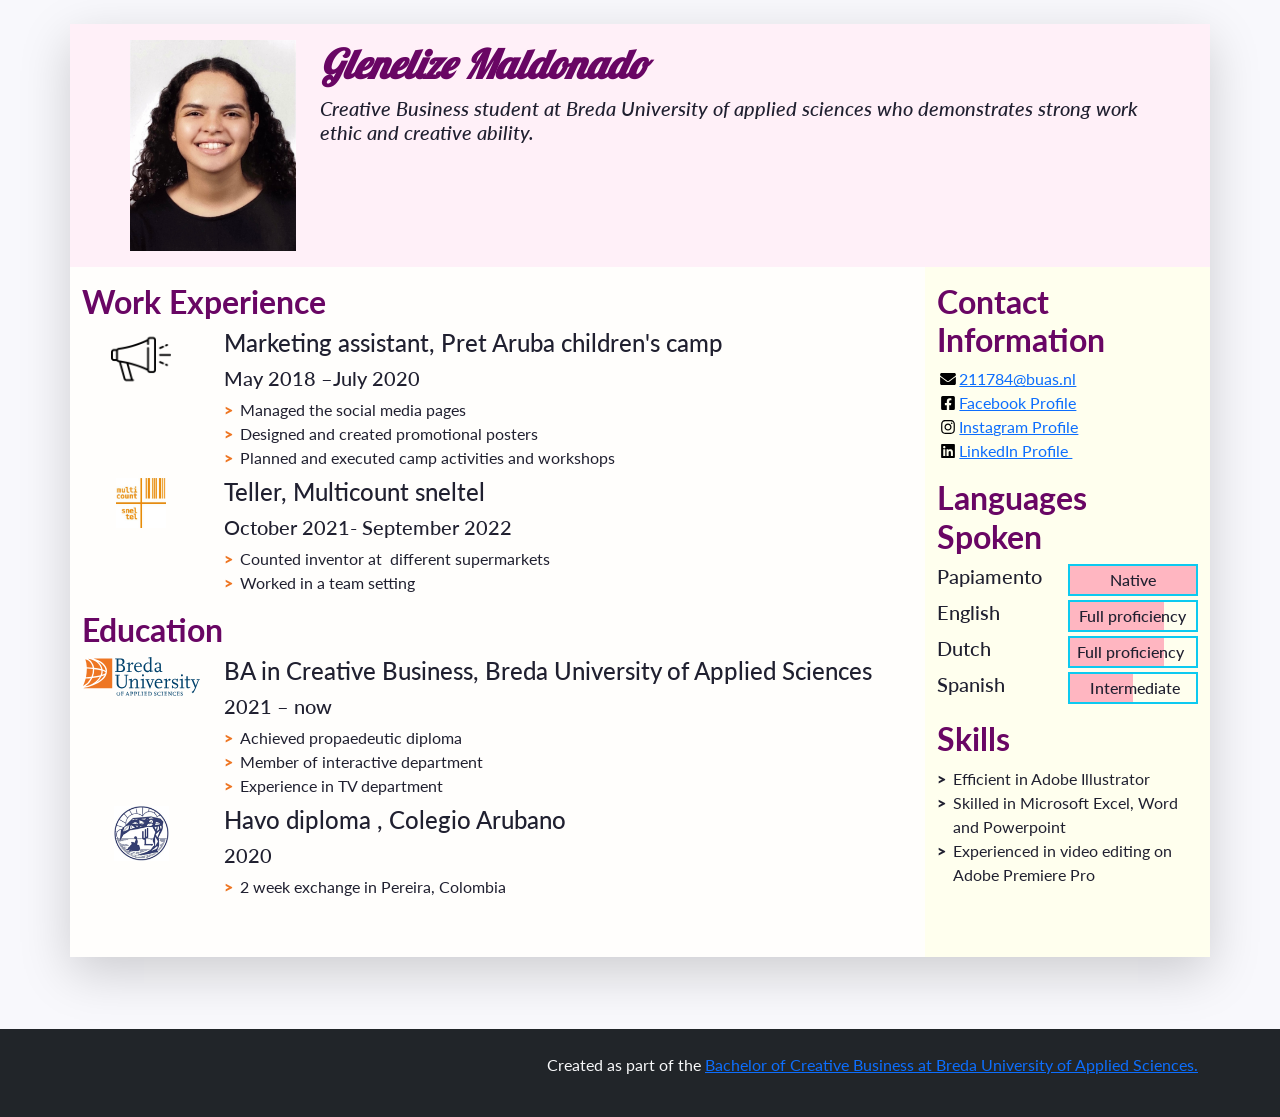
<file: index.html>
<!doctype html>
<html class="h-100" lang="en">
  
  <!-- An HTML document always starts with a "head", i.e. information about the page that isn't directly visible -->
  <head>
    <meta charset="utf-8">
    <meta name="viewport" content="width=device-width, initial-scale=1, shrink-to-fit=no">

    <!-- Links to the CSS styles from Bootstrap. -->
    <!-- -->
    <link href="https://cdn.jsdelivr.net/npm/bootstrap@5.2.3/dist/css/bootstrap.min.css" rel="stylesheet" integrity="sha384-rbsA2VBKQhggwzxH7pPCaAqO46MgnOM80zW1RWuH61DGLwZJEdK2Kadq2F9CUG65" crossorigin="anonymous">
    <!-- -->

    <!-- Links to our additional CSS styles -->
    <link rel="stylesheet" href="css/styles.css">
	  
	<link rel="preconnect" href="https://fonts.googleapis.com">
    <link rel="preconnect" href="https://fonts.gstatic.com" crossorigin>
    <link href="https://fonts.googleapis.com/css2?family=Lobster&display=swap" rel="stylesheet">

    <!-- Alternative CSS for demonstration purposes. You must deactivate the Bootstrap CSS to activate this one. -->
    <!-- 
    <link rel="stylesheet" href="css/alternative.css">
     -->

    <title>Glenelize Maldonado Resumé</title>
  </head>
  <!-- End of the head -->

  <!-- Start of the body, which contains everything visible on the page -->
  <body class="d-flex flex-column h-100 justify-content-between">

    <!--
      We use a Bootstrap container to align contents.
      The "container" class can be replaced by "container-fluid" to make a full width page.
      The "my-sm-4" class adds a margin (m) vertical (y) at sizes small (-sm-) and above, of 4 x 6 pixels
      The "resume-container" class doesn't come from Bootstrap, you can use it for your own styles
    -->
    <div class="container shadow-lg my-sm-4 resume-container">

      <!--
        <header> is a semantic element: it works exactly like <div>, but it gives information about the role of the code below.
        The "row" class is used for the Bootstrap grid.
      -->
      <header class="row resume-header justify-content-center">
        <!--
          A container to wrap around the portrait and align it. We use Bootstrap grid columns.
          This constrains the portrait to columns of decreasing sizes
        -->
        <div class="portrait-container col-5 col-sm-4 col-md-3 col-lg-2">
          <!--
            "w-100" makes sure the image takes the full width of the column it's in
            "rounded-circle" cuts a circle around the image
          -->
          <img class="w-100 my-3" src="images/portrait-glenelize-two.jpg" alt="Portrait of Firstname Lastname" width="1000">
        </div>
        <!--
          A container to wrap around your name and tagline. Full-width at small size, then columns of increasing size.
        -->
        <div class="col-12 col-sm-8 col-md-9 my-3 header-content">
          <h1 class="fw-bolder Funky-test">Glenelize Maldonado</h1>
			
          <h5 class="fst-italic tagline">Creative Business student at Breda University of applied sciences who demonstrates strong work ethic and creative ability.</h5>
			
        </div>
      </header>

      <!--
        Another row in the Bootstrap grid, for the rest of the résumé.
        Biography and other details will be on top of each other at sizes XS and S, then next to each other.
        Use the "flex-row-reverse" class here to swap the columns around.
      -->
      <div class="row resume-bottom">

        <!--
          <main> is another semantic element. It will contain biographical info (professional experience and education).
        -->
        <main class="col-md-7 col-lg-8 col-xl-9 resume-main">

          <!--
            <section> is yet another semantic element. The first one is for professional experience.
          -->
          <section class="my-3 biography-section">
            <h2>Work Experience</h2>
            <!--
              Each list item (li) in the unordered list (ul) below will be one job.
              "list-unstyled" is a class that hides the bullet points of a list.
            -->
            <ul class="biography-list list-unstyled">

              <!-- Top item (generally the latest or most relevant) in professional experience -->
              <li class="biography-item row mb-2">
                <!-- We're using a grid inside a grid so we can align logos and text -->
                <div class="logo-container col-3 col-sm-2 col-md-3 col-lg-2">
                  <img class="biography-logo mw-100 d-block mx-auto" src="images/employers/marketing.png" alt="Company logo" width="60">
                </div>
                <div class="biography-contents col-9 col-sm-10 col-md-9 col-lg-10">
                  <h4>Marketing assistant, Pret Aruba children's camp</h4>
                  <h5>May 2018 –July 2020</h5>
                  <!-- Use the list below to talk about your achievements -->
                  <ul class="biography-details list-unstyled">
                    <li>Managed the social media pages</li>
                    <li>Designed and created promotional posters</li>
                    <li>Planned and executed camp activities and workshops</li>
                  </ul>
                </div>
              </li>

              <!-- 2nd item in professional experience -->
              <li class="biography-item row mb-2">
                <div class="logo-container col-3 col-sm-2 col-md-3 col-lg-2">
                <!-- We're using a grid inside a grid so we can align logos and text -->
                  <img class="biography-logo mw-100 d-block mx-auto" src="images/employers/multicount-logo.jpeg" alt="Company logo" width="50">
                </div>
                <div class="biography-contents col-9 col-sm-10 col-md-9 col-lg-10">
                  <h4>Teller, Multicount sneltel</h4>
                  <h5>October 2021- September 2022&nbsp;</h5>
		
                  
                  <ul class="biography-details list-unstyled">
                    <li>Counted inventor at&nbsp; different supermarkets &nbsp;</li>
                    <li>Worked in a team setting</li>
                   
                  </ul><!-- This entry doesn't have a list of achievements, but you can copy-paste the one from above -->
					
                </div>
              </li>

            </ul>
          </section>

          <!-- We're done with jobs, let's move on to schools -->

          <section class="my-3 biography-section">
            <h2>Education</h2>
            <ul class="biography-list list-unstyled">

              <!-- Top item in education. And by "top", I mean a Bachelor in Creative Business at BUas. -->
              <li class="biography-item row mb-2">
                <div class="logo-container col-3 col-sm-2 col-md-3 col-lg-2">
                  <img class="biography-logo mw-100 d-block mx-auto" src="images/schools/logo-buas.svg" alt="School logo" width="120">
                </div>
                <div class="biography-contents col-9 col-sm-10 col-md-9 col-lg-10">
                  <h4>BA in Creative Business, Breda University of Applied Sciences</h4>
                  <h5>2021 –&nbsp;now</h5>
                  <!-- Use the list below to talk about minors, exchanges, extra-curricular activities. -->
                  <ul class="biography-details list-unstyled">
                    <li>Achieved propaedeutic diploma &nbsp;</li>
                    <li>Member of interactive department&nbsp;</li>
                    <li>Experience in TV department&nbsp;</li>
                  </ul>
                </div>
              </li>

              <!-- 2nd item in education -->
              <li class="biography-item row mb-2">
                <div class="logo-container col-3 col-sm-2 col-md-3 col-lg-2">
                  <img class="biography-logo mw-100 d-block mx-auto" src="images/schools/logo-colegio.png" alt="School logo" width="55">
                </div>
                <div class="biography-contents col-9 col-sm-10 col-md-9 col-lg-10">
                  <h4>Havo diploma , Colegio Arubano&nbsp; </h4>
                  <h5>2020</h5>
                  <ul class="biography-details list-unstyled">
                    <li>2 week exchange in Pereira, Colombia&nbsp;&nbsp;</li>
                  </ul>
                </div>
              </li>
            </ul>
          </section>

          <!-- This is the end of the "Education" section -->

        </main>

        <!--
          We're done with the first column.
          We now move on to the column with contact details, languages and other skills
          <aside> is also a semantic element.
        -->
        <aside class="col-md-5 col-lg-4 col-xl-3 resume-aside">

          <!-- The first block will be contact details -->
          <section class="my-3 aside-section">
            <h2>Contact Information</h2>
            <!--
              A list of all your contact details.
              There are more icons in the images/icons folder, have a look if you want to add your LinkedIn or TikTok profile.
              Be careful and only put channels through which you really want to be contacted.
              If your phone number is your personal one, you may want to remove it!
            -->
            <ul class="contact-list list-unstyled">
              <li class="contact-item">
                <a class="d-flex align-items-center" href="mailto:211784@buas.nl" target="_blank">
                  <img class="contact-icon" src="images/icons/envelope.svg" alt="Email">
                211784@buas.nl
              </a>
              </li>
              <li class="contact-item">
                <a class="d-flex align-items-center" href="https://www.facebook.com/glenelize.maldonado/" target="_blank">
                  <img class="contact-icon" src="images/icons/facebook.svg" alt="Facebook">
                  Facebook Profile
                </a>
              </li>
              <li class="contact-item">
                <a class="d-flex align-items-center" href="https://www.instagram.com/glenelize/" target="_blank">
                  <img class="contact-icon" src="images/icons/instagram.svg" alt="Instagram">
                  Instagram Profile
                </a>
              </li>
              <li class="contact-item">
                <a class="d-flex align-items-center" href="https://www.linkedin.com/in/glenelize-maldonado-154421267/"  target="_blank">
                  <img class="contact-icon" src="images/icons/linkedin.svg" alt="LinkedIn">
                LinkedIn Profile&nbsp; </a>
              </li>
            </ul>
          </section>

          <!-- End of contact details, moving on to languages -->

          <section class="my-3 aside-section">
            <h2>Languages Spoken</h2>
            <!-- Each item in the list is a language. Modify, add or remove depending on what you speak -->
            <ul class="language-list list-unstyled">
              <li class="language-item d-flex mb-1">
                <h5 class="language-name w-50">Papiamento&nbsp;</h5>
                <div class="language-level w-50 border border-info border-2 position-relative">
                  <!-- The div below is a progress bar. Choose between w-25, w-50, w-75 and w-100 to show your level of fluency -->
                  <div class="language-progress position-absolute bg-warning h-100 w-100"></div>
                  <h6 class="position-absolute w-100 text-center top-0 py-1">Native</h6>
                </div>
              </li>
              <li class="language-item d-flex mb-1">
                <h5 class="language-name w-50">English</h5>
                <div class="language-level w-50 border border-info border-2 position-relative">
                  <!-- The div below is a progress bar. Choose between w-25, w-50, w-75 and w-100 to show your level of fluency -->
                  <div class="language-progress position-absolute bg-warning h-100 w-75"></div>
                  <h6 class="position-absolute w-100 text-center top-0 py-1">Full proficiency</h6>
                </div>
              </li>
              <li class="language-item d-flex mb-1">
                <h5 class="language-name w-50">Dutch&nbsp;</h5>
                <div class="language-level w-50 border border-info border-2 position-relative">
                  <!-- The div below is a progress bar. Choose between w-25, w-50, w-75 and w-100 to show your level of fluency -->
                  <div class="language-progress position-absolute bg-warning h-100 w-75"></div>
                  <h6 class="position-absolute w-100 text-center top-0 py-1">Full proficiency&nbsp;</h6>
                </div>
              </li>
              <li class="language-item d-flex mb-1">
                <h5 class="language-name w-50">Spanish&nbsp;</h5>
                <div class="language-level w-50 border border-info border-2 position-relative">
                  <!-- The div below is a progress bar. Choose between w-25, w-50, w-75 and w-100 to show your level of fluency -->
                  <div class="language-progress position-absolute bg-warning h-100 w-50"></div>
                  <h6 class="position-absolute w-100 text-center top-0 py-1">&nbsp;Intermediate</h6>
                </div>
              </li>
            </ul>
          </section>

          <!-- End of contact details, moving on to other skills -->

          <section class="my-3 aside-section">
            <h2>Skills</h2>
            <ul class="skill-list list-unstyled">
              <li class="skill-item">Efficient in Adobe Illustrator &nbsp; &nbsp;</li>
              <li class="skill-item">Skilled in Microsoft Excel, Word and Powerpoint&nbsp; &nbsp;&nbsp;</li>
              <li class="skill-item">Experienced in video editing on Adobe Premiere Pro&nbsp;&nbsp;</li>
            </ul>
          </section>

          <!-- End of other skills, moving on to interest and hobbies -->

          <section class="my-3 aside-section">
            <h2>&nbsp;</h2>
            <ul class="skill-list list-unstyled">
             
            </ul>
          </section>

        </aside>
      </div>
    </div>

    <!-- And now, a footer! -->
    <footer class="bg-dark mt-sm-5 py-4 text-light">
      <p class="container text-end">
        Created as part of the <a href="https://www.buas.nl/en/programmes/creative-business" target="_blank">Bachelor of Creative Business at Breda University of Applied Sciences.</a>
      </p>
    </footer>

  </body>
</html>
</file>
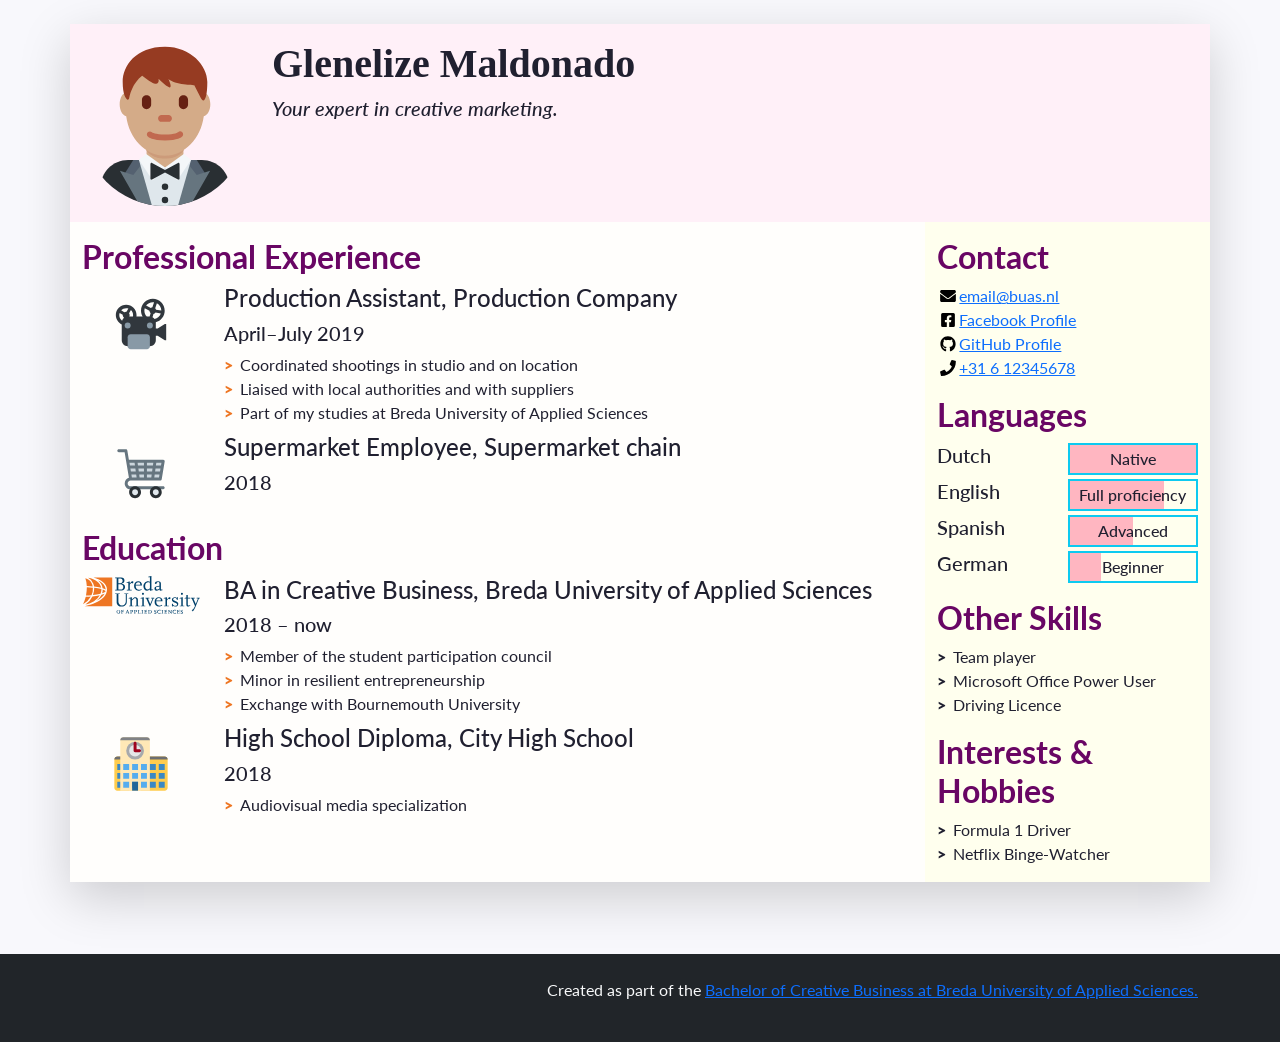
<file: CVfl.html>
<!doctype html>
<html class="h-100" lang="en">
  
  <!-- An HTML document always starts with a "head", i.e. information about the page that isn't directly visible -->
  <head>
    <meta charset="utf-8">
    <meta name="viewport" content="width=device-width, initial-scale=1, shrink-to-fit=no">

    <!-- Links to the CSS styles from Bootstrap. -->
    <!-- -->
    <link href="https://cdn.jsdelivr.net/npm/bootstrap@5.2.3/dist/css/bootstrap.min.css" rel="stylesheet" integrity="sha384-rbsA2VBKQhggwzxH7pPCaAqO46MgnOM80zW1RWuH61DGLwZJEdK2Kadq2F9CUG65" crossorigin="anonymous">
    <!-- -->

    <!-- Links to our additional CSS styles -->
    <link rel="stylesheet" href="css/styles.css">

    <!-- Alternative CSS for demonstration purposes. You must deactivate the Bootstrap CSS to activate this one. -->
    <!-- 
    <link rel="stylesheet" href="css/alternative.css">
     -->

    <title>Firstname Lastname's Resumé</title>
  </head>
  <!-- End of the head -->

  <!-- Start of the body, which contains everything visible on the page -->
  <body class="d-flex flex-column h-100 justify-content-between">

    <!--
      We use a Bootstrap container to align contents.
      The "container" class can be replaced by "container-fluid" to make a full width page.
      The "my-sm-4" class adds a margin (m) vertical (y) at sizes small (-sm-) and above, of 4 x 6 pixels
      The "resume-container" class doesn't come from Bootstrap, you can use it for your own styles
    -->
    <div class="container shadow-lg my-sm-4 resume-container">

      <!--
        <header> is a semantic element: it works exactly like <div>, but it gives information about the role of the code below.
        The "row" class is used for the Bootstrap grid.
      -->
      <header class="row resume-header justify-content-center">
        <!--
          A container to wrap around the portrait and align it. We use Bootstrap grid columns.
          This constrains the portrait to columns of decreasing sizes
        -->
        <div class="portrait-container col-5 col-sm-4 col-md-3 col-lg-2">
          <!--
            "w-100" makes sure the image takes the full width of the column it's in
            "rounded-circle" cuts a circle around the image
          -->
          <img class="w-100 rounded-circle my-3" src="images/portrait.svg" alt="Portrait of Firstname Lastname" width="160">
        </div>
        <!--
          A container to wrap around your name and tagline. Full-width at small size, then columns of increasing size.
        -->
        <div class="col-12 col-sm-8 col-md-9 col-lg-10 my-3 header-content">
          <h1 class="fw-bolder">Glenelize Maldonado</h1>
          <h5 class="fst-italic tagline">Your expert in creative marketing.</h5>
        </div>
      </header>

      <!--
        Another row in the Bootstrap grid, for the rest of the résumé.
        Biography and other details will be on top of each other at sizes XS and S, then next to each other.
        Use the "flex-row-reverse" class here to swap the columns around.
      -->
      <div class="row resume-bottom">

        <!--
          <main> is another semantic element. It will contain biographical info (professional experience and education).
        -->
        <main class="col-md-7 col-lg-8 col-xl-9 resume-main">

          <!--
            <section> is yet another semantic element. The first one is for professional experience.
          -->
          <section class="my-3 biography-section">
            <h2>Professional Experience</h2>
            <!--
              Each list item (li) in the unordered list (ul) below will be one job.
              "list-unstyled" is a class that hides the bullet points of a list.
            -->
            <ul class="biography-list list-unstyled">

              <!-- Top item (generally the latest or most relevant) in professional experience -->
              <li class="biography-item row mb-2">
                <!-- We're using a grid inside a grid so we can align logos and text -->
                <div class="logo-container col-3 col-sm-2 col-md-3 col-lg-2">
                  <img class="biography-logo mw-100 d-block mx-auto" src="images/employers/projector.svg" alt="Company logo" width="80">
                </div>
                <div class="biography-contents col-9 col-sm-10 col-md-9 col-lg-10">
                  <h4>Production Assistant, Production Company</h4>
                  <h5>April&ndash;July 2019</h5>
                  <!-- Use the list below to talk about your achievements -->
                  <ul class="biography-details list-unstyled">
                    <li>Coordinated shootings in studio and on location</li>
                    <li>Liaised with local authorities and with suppliers</li>
                    <li>Part of my studies at Breda University of Applied Sciences</li>
                  </ul>
                </div>
              </li>

              <!-- 2nd item in professional experience -->
              <li class="biography-item row mb-2">
                <div class="logo-container col-3 col-sm-2 col-md-3 col-lg-2">
                <!-- We're using a grid inside a grid so we can align logos and text -->
                  <img class="biography-logo mw-100 d-block mx-auto" src="images/employers/trolley.svg" alt="Company logo" width="80">
                </div>
                <div class="biography-contents col-9 col-sm-10 col-md-9 col-lg-10">
                  <h4>Supermarket Employee, Supermarket chain</h4>
                  <h5>2018</h5>
                  <!-- This entry doesn't have a list of achievements, but you can copy-paste the one from above -->
                </div>
              </li>

            </ul>
          </section>

          <!-- We're done with jobs, let's move on to schools -->

          <section class="my-3 biography-section">
            <h2>Education</h2>
            <ul class="biography-list list-unstyled">

              <!-- Top item in education. And by "top", I mean a Bachelor in Creative Business at BUas. -->
              <li class="biography-item row mb-2">
                <div class="logo-container col-3 col-sm-2 col-md-3 col-lg-2">
                  <img class="biography-logo mw-100 d-block mx-auto" src="images/schools/logo-buas.svg" alt="School logo" width="120">
                </div>
                <div class="biography-contents col-9 col-sm-10 col-md-9 col-lg-10">
                  <h4>BA in Creative Business, Breda University of Applied Sciences</h4>
                  <h5>2018&nbsp;&ndash;&nbsp;now</h5>
                  <!-- Use the list below to talk about minors, exchanges, extra-curricular activities. -->
                  <ul class="biography-details list-unstyled">
                    <li>Member of the student participation council</li>
                    <li>Minor in resilient entrepreneurship</li>
                    <li>Exchange with Bournemouth University</li>
                  </ul>
                </div>
              </li>

              <!-- 2nd item in education -->
              <li class="biography-item row mb-2">
                <div class="logo-container col-3 col-sm-2 col-md-3 col-lg-2">
                  <img class="biography-logo mw-100 d-block mx-auto" src="images/schools/school.svg" alt="School logo" width="80">
                </div>
                <div class="biography-contents col-9 col-sm-10 col-md-9 col-lg-10">
                  <h4>High School Diploma, City High School</h4>
                  <h5>2018</h5>
                  <ul class="biography-details list-unstyled">
                    <li>Audiovisual media specialization</li>
                  </ul>
                </div>
              </li>
            </ul>
          </section>

          <!-- This is the end of the "Education" section -->

        </main>

        <!--
          We're done with the first column.
          We now move on to the column with contact details, languages and other skills
          <aside> is also a semantic element.
        -->
        <aside class="col-md-5 col-lg-4 col-xl-3 resume-aside">

          <!-- The first block will be contact details -->
          <section class="my-3 aside-section">
            <h2>Contact</h2>
            <!--
              A list of all your contact details.
              There are more icons in the images/icons folder, have a look if you want to add your LinkedIn or TikTok profile.
              Be careful and only put channels through which you really want to be contacted.
              If your phone number is your personal one, you may want to remove it!
            -->
            <ul class="contact-list list-unstyled">
              <li class="contact-item">
                <a class="d-flex align-items-center" href="mailto:email@buas.nl" target="_blank">
                  <img class="contact-icon" src="images/icons/envelope.svg" alt="Email">
                  email@buas.nl
                </a>
              </li>
              <li class="contact-item">
                <a class="d-flex align-items-center" href="https://facebook.com/" target="_blank">
                  <img class="contact-icon" src="images/icons/facebook.svg" alt="Facebook">
                  Facebook Profile
                </a>
              </li>
              <li class="contact-item">
                <a class="d-flex align-items-center" href="https://github.com/" target="_blank">
                  <img class="contact-icon" src="images/icons/github.svg" alt="LinkedIn">
                  GitHub Profile
                </a>
              </li>
              <li class="contact-item">
                <a class="d-flex align-items-center" href="tel:+31612345678" target="_blank">
                  <img class="contact-icon" src="images/icons/phone.svg" alt="Mobile Phone">
                  +31 6 12345678
                </a>
              </li>
            </ul>
          </section>

          <!-- End of contact details, moving on to languages -->

          <section class="my-3 aside-section">
            <h2>Languages</h2>
            <!-- Each item in the list is a language. Modify, add or remove depending on what you speak -->
            <ul class="language-list list-unstyled">
              <li class="language-item d-flex mb-1">
                <h5 class="language-name w-50">Dutch</h5>
                <div class="language-level w-50 border border-info border-2 position-relative">
                  <!-- The div below is a progress bar. Choose between w-25, w-50, w-75 and w-100 to show your level of fluency -->
                  <div class="language-progress position-absolute bg-warning h-100 w-100"></div>
                  <h6 class="position-absolute w-100 text-center top-0 py-1">Native</h6>
                </div>
              </li>
              <li class="language-item d-flex mb-1">
                <h5 class="language-name w-50">English</h5>
                <div class="language-level w-50 border border-info border-2 position-relative">
                  <!-- The div below is a progress bar. Choose between w-25, w-50, w-75 and w-100 to show your level of fluency -->
                  <div class="language-progress position-absolute bg-warning h-100 w-75"></div>
                  <h6 class="position-absolute w-100 text-center top-0 py-1">Full proficiency</h6>
                </div>
              </li>
              <li class="language-item d-flex mb-1">
                <h5 class="language-name w-50">Spanish</h5>
                <div class="language-level w-50 border border-info border-2 position-relative">
                  <!-- The div below is a progress bar. Choose between w-25, w-50, w-75 and w-100 to show your level of fluency -->
                  <div class="language-progress position-absolute bg-warning h-100 w-50"></div>
                  <h6 class="position-absolute w-100 text-center top-0 py-1">Advanced</h6>
                </div>
              </li>
              <li class="language-item d-flex mb-1">
                <h5 class="language-name w-50">German</h5>
                <div class="language-level w-50 border border-info border-2 position-relative">
                  <!-- The div below is a progress bar. Choose between w-25, w-50, w-75 and w-100 to show your level of fluency -->
                  <div class="language-progress position-absolute bg-warning h-100 w-25"></div>
                  <h6 class="position-absolute w-100 text-center top-0 py-1">Beginner</h6>
                </div>
              </li>
            </ul>
          </section>

          <!-- End of contact details, moving on to other skills -->

          <section class="my-3 aside-section">
            <h2>Other Skills</h2>
            <ul class="skill-list list-unstyled">
              <li class="skill-item">Team player</li>
              <li class="skill-item">Microsoft Office Power User</li>
              <li class="skill-item">Driving Licence</li>
            </ul>
          </section>

          <!-- End of other skills, moving on to interest and hobbies -->

          <section class="my-3 aside-section">
            <h2>Interests &amp; Hobbies</h2>
            <ul class="skill-list list-unstyled">
              <li class="skill-item">Formula 1 Driver</li>
              <li class="skill-item">Netflix Binge-Watcher</li>
            </ul>
          </section>

        </aside>
      </div>
    </div>

    <!-- And now, a footer! -->
    <footer class="bg-dark mt-sm-5 py-4 text-light">
      <p class="container text-end">
        Created as part of the <a href="https://www.buas.nl/en/programmes/creative-business" target="_blank">Bachelor of Creative Business at Breda University of Applied Sciences.</a>
      </p>
    </footer>

  </body>
</html>
</file>
<file: css/styles.css>
/* Use this file to use your own styles*/

/* Import declaration to use Google Fonts - check https://fonts.google.com/ for details */
@import url('https://fonts.googleapis.com/css2?family=Lato:ital,wght@0,400;0,700;1,400;1,700&display=swap');
.Funky-test { color: #690664;
font-style: italic;

}
h1 {font-family: "lobster"}

h2 {
  color: #690664;
font-weight: bold;
}
/* Styles for the body */

body {
	font-family: Lato, "Open Sans", Roboto, "Segoe UI", "Helvetica Neue", Helvetica, Arial, sans-serif;
	color: #202030;
	background-color: #f8f8fc;
}

/* Styles for custom classes in the document. (There are more, try to find them out!) */

.resume-header {
    background-color: #FFF0F8;
}

.resume-main {
	background-color: #fffefc;
}

.resume-aside {
	background-color: #FFFFEE;
}

/* Styles for lists in the document */

.biography-details li::before, .skill-list li::before {
	content: ">";
	font-weight: 800;
	display: inline-block;
	width: 1em;
	margin-left: -1em;
}

.biography-details li::before {
	color: #EE7623;
}

.biography-details li, .skill-list li {
	padding-left: 1em;
}

/* Styles for contact icons */

.contact-icon {
	height: 1em;
	flex-basis: 1.4em;
}


.language-progress{

	background-color: lightpink!important}
</file>
<file: css/alternative.css>
@import url(https://api.fontshare.com/css?f[]=telma@900&f[]=erode@1&display=swap);

/* Starting with a CSS reset */

* {
	margin: 0;
	border: 0;
	padding: 0;
	font-size: inherit;
	font-weight: inherit;
	box-sizing: border-box;
}

ol, ul {
	list-style: none;
}

/* Defining font styles for the whole body */

html {
	height: 100%;
}

body {
	font-family: "Erode", serif;
	background-color: #ffffff;
	color: #000020;
	font-size: clamp(16px, 1.5vw, 20px);
	line-height: 1.1;
	height: 100%;
}

h1, h2, h3, h4, p, li, dt {
	margin: .3em 0;
}

.resume-container {
	display: flex;
	flex-flow: row;
	margin: 0 auto;
	height: 100%;
}

.resume-bottom {
	display: flex;
	flex-flow: row wrap;
	width: 100%;
	overflow-y: auto;
}

.resume-main, .resume-aside {
	display: flex;
	flex-flow: column;
}

section {
	padding: .5em;
}

section {
	background-image: linear-gradient(to bottom, rgba(120, 120, 120, .1), transparent);
	flex: 1 0 auto;
}

footer {
	display: none;
}

/* Styles for the header (photo, tagline, etc.) */

.resume-header {
	width: 16%;
	max-width: 220px;
	min-width: 80px;
	display: flex;
	flex-flow: column;
	background-color: #301010;
	color: #f0f0f0;
	height: 100%;
	background-image: linear-gradient(to bottom, rgba(255, 255, 255, .1), transparent);
}

.portrait-container {
	margin: 10px;
	border-radius: 130px;
	background-color: rgba(120,120,120,.4);
	max-height: 30%;
}

.portrait-container img {
	border-radius: 130px;
	width: 100%;
	max-height: 100%;
}

.header-content {
	text-align: center;
	display:  flex;
	flex-flow: row;
	justify-content: center;
	overflow: hidden;
}

h1 {
	font-size: clamp(28px, 3vh, 40px);
	font-weight: 900;
	font-family:  Telma;
	writing-mode: vertical-lr;
	transform:  rotate(180deg);
}

.tagline {
	font-size: clamp(22px, 2.5vh, 30px);
	font-weight: 200;
	font-style: italic;
	margin: .6em 0;
	writing-mode: vertical-lr;
}

/* Styles for the main column */

.resume-main {
	flex: 1 1 60%;
	background-color: #f0f0f0;
}

.biography-item {
   	display: flex;
   	margin: .6em 0;
}

.logo-container {
	flex: 0 1 20%;
}

.biography-logo {
	display: block;
	margin: .6em auto .3em;
	max-width: 100%;
	max-height: 80px;
}

.biography-contents {
	flex: 1 0 80%;
	padding-left: 5px;
}

.biography-item h4 {
	font-size: 1.5em;
	font-weight: 500;
}

.biography-item h5 {
	font-size: 1.25em;
	font-weight: 300;
	margin-bottom: .5em;
}

.biography-details li::before, .skill-list li::before {
	content: "\2605";
	display: inline-block;
	width: 1em;
	margin-left: -1em;
}

.biography-details li, .skill-list li {
	padding-left: 1em;
}

h2 {
	writing-mode: vertical-lr;
	font-size: clamp(20px, 2.5vh, 36px);
	font-weight: 900;
	font-family:  Telma;
}

.resume-main h2 {
	transform:  rotate(180deg);
	float:  left;
}

.resume-main h2 + * {
	margin-left: 2.2em;
}

/* Styles for the secondary column */

.resume-aside {
	flex: 1 1 250px;
	background-color: #282840;
	color: #f0f0f0;
	display: flex;
	flex-flow: column;
}

.resume-aside a {
	color: #c0c0ff;
}

.resume-aside a:hover {
	opacity: .8;
}

.language-item {
	display: flex;
	margin: .5em 0;
}

.language-name {
	width: 50%;
}

.language-level {
	position: relative;
	font-size: .8em;
	font-weight: 600;
	width: 50%;
	height:  1.6em;
	text-align: center;
	border: 2px solid #fffff0;
	color: #000000;
	text-shadow: 1px 1px 2px #ffffff;
}

.language-level > * {
	position: absolute;
	left: 0;
	top:  0;
	height: 100%;
}

.language-progress {
	background-color: #ffff00;
}

.language-level h6 {
	width: 100%;
}

.w-25 {
	width: 25%;
}

.w-50 {
	width: 50%;
}

.w-75 {
	width: 75%;
}

.w-100 {
	width: 100%;
}

.contact-item a {
	display: flex;
	align-items: center;
}

.contact-icon {
	height: 1em;
	flex-basis: 1.4em;
	filter: invert();
}

aside h2 {
	float:  right;
}

aside h2 + * {
	margin-right: 2.2em;
}
</file>
